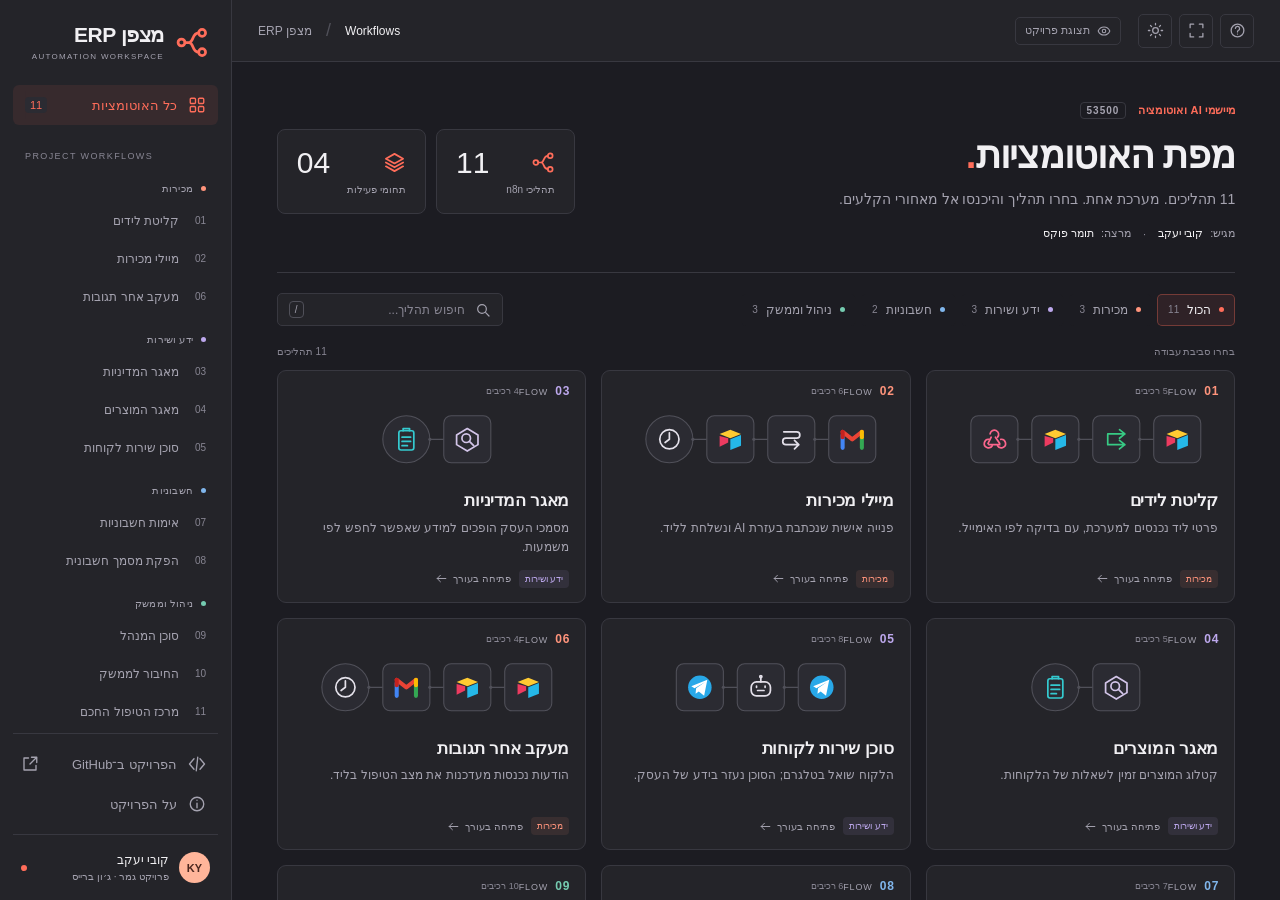
<file: docs/index.html>
<!doctype html>
<html lang="he" dir="rtl">
<head>
<meta charset="utf-8">
<meta name="viewport" content="width=device-width, initial-scale=1">
<meta http-equiv="refresh" content="0; url=./workflows/Kobi_ERP_Workflows.html">
<title>מצפן ERP | מפת האוטומציות</title>
<style>body{margin:0;background:#0c1118;color:#f2f5fa;font:18px/1.7 Arial,sans-serif;min-height:100vh;display:grid;place-items:center;text-align:center}main{padding:32px}a{color:#7ddfc9}a:focus-visible{outline:2px solid currentColor;outline-offset:6px}</style>
<script>window.location.replace('./workflows/Kobi_ERP_Workflows.html' + window.location.search + window.location.hash);</script>
</head>
<body><main><h1>מצפן ERP</h1><p>פותחים את מפת 11 האוטומציות...</p><p><a href="./workflows/Kobi_ERP_Workflows.html">פתיחת הממשק האינטראקטיבי</a></p></main></body>
</html>
</file>
<file: docs/workflows/experience.css>
:root{color-scheme:dark;--bg:#1c1c22;--panel:#242429;--panel2:#2b2b32;--canvas:#1c1c22;--line:#383840;--line2:#505059;--text:#f1f0f3;--muted:#a5a3b0;--faint:#888693;--orange:#ff6d5a;--orange-soft:#ff6d5a16;--grid:#47474e;--green:#53c38e;--shadow:0 15px 50px #0005;--side:232px;--sales:#ff947c;--knowledge:#bda8ed;--documents:#80b6ec;--management:#75cbb0}
:root[data-theme=light]{color-scheme:light;--bg:#f7f7f9;--panel:#fff;--panel2:#eeeef2;--canvas:#f7f7fa;--line:#dddde4;--line2:#a5a5b1;--text:#282631;--muted:#666270;--faint:#777382;--orange:#d14a36;--orange-soft:#ff6d5a12;--grid:#c6c6d1;--green:#208458;--shadow:0 15px 50px #14112c1a;--sales:#b74e31;--knowledge:#7951b8;--documents:#256daf;--management:#257858}
*{box-sizing:border-box}html,body{margin:0;height:100%;font-family:Arial,"Segoe UI",sans-serif;background:var(--bg);color:var(--text);font-size:14px}body{overflow:hidden}button,input,a{touch-action:manipulation}button,input{font:inherit}button,a{color:inherit}button{cursor:pointer}button{border:none;background:none}a{text-decoration:none}button:disabled{opacity:.35;cursor:not-allowed}button:focus-visible,a:focus-visible,input:focus-visible,[tabindex]:focus-visible{outline:2px solid var(--orange);outline-offset:4px}button svg{pointer-events:none}button,input{-webkit-tap-highlight-color:transparent}svg.icon{width:20px;height:20px;display:block;fill:none;stroke:currentColor;stroke-width:1.8;stroke-linecap:round;stroke-linejoin:round;flex-shrink:0}h1,h2,h3,p{margin:0}bdi{unicode-bidi:isolate}[hidden]{display:none!important}::selection{background:#ff6d5a44}*{scrollbar-width:thin;scrollbar-color:var(--line2) transparent}.skip{position:fixed;top:-60px;right:20px;background:var(--orange);color:white;padding:12px;z-index:100}.skip:focus{top:10px}.app{display:grid;grid-template-columns:var(--side) minmax(0,1fr);height:100dvh;direction:ltr}.sidebar{display:flex;flex-direction:column;background:var(--panel);border-right:1px solid var(--line);padding:0 13px;overflow:hidden;direction:rtl;z-index:35}.brand{display:flex;gap:10px;align-items:center;padding:23px 8px 24px;font-size:21px;letter-spacing:-.5px;font-weight:700}.brand small{display:block;font-size:8px;letter-spacing:1.3px;color:var(--muted);margin-top:5px;font-weight:500}.brand-mark{color:var(--orange);display:grid;place-items:center;width:36px;height:36px;direction:ltr}.brand-mark .icon{width:33px;height:33px;stroke-width:2}.side-nav{display:flex;align-items:center;gap:11px;min-height:40px;padding:8px 12px;width:100%;border-radius:6px;color:var(--muted);text-align:right;font-size:13px;flex-shrink:0}.side-nav:hover,.nav-flow:hover{background:var(--panel2);color:var(--text)}.side-nav.selected{background:var(--orange-soft);color:var(--orange)}.side-nav .icon{height:18px;width:18px}.side-nav .count{margin-right:auto;font-size:11px;font-variant-numeric:tabular-nums;background:var(--panel2);padding:2px 5px;border-radius:4px}.side-nav>.icon:last-child:not(:first-child),.side-nav>span:last-child[data-icon]{margin-right:auto;width:14px}.side-label{font-size:9px;letter-spacing:1.4px;color:var(--faint);padding:26px 12px 4px;direction:ltr}.nav-group-name{display:flex;gap:8px;align-items:center;color:var(--muted);font-size:10px;letter-spacing:.2px;padding:18px 12px 8px}.nav-group-name .group-dot{background:var(--cat);height:5px;width:5px;border-radius:50%}#flow-nav{overflow:auto;flex:1;padding-bottom:15px}.nav-flow{display:flex;gap:10px;align-items:center;text-align:right;min-height:38px;padding:8px 12px;border-radius:6px;width:100%;font-size:12px;color:var(--muted);line-height:1.4}.nav-flow .nav-num{color:var(--faint);font-size:10px;direction:ltr;min-width:17px;font-variant-numeric:tabular-nums}.nav-flow.selected{background:var(--orange-soft);color:var(--text);box-shadow:inset -2px 0 var(--orange)}.nav-flow.selected .nav-num{color:var(--orange)}.sidebar-bottom{border-top:1px solid var(--line);padding:10px 0 0;background:var(--panel)}.profile{display:flex;gap:10px;align-items:center;border-top:1px solid var(--line);margin-top:10px;padding:17px 8px;font-size:12px}.avatar{height:31px;width:31px;display:grid;place-items:center;background:#ffb59a;color:#4a261e;border-radius:50%;font-size:11px;font-weight:bold}.profile small{display:block;font-size:10px;color:var(--muted);margin-top:4px}.profile-dot{width:6px;height:6px;background:var(--orange);border-radius:50%;margin-right:auto}.workspace{display:flex;flex-direction:column;min-width:0;overflow:hidden}.topbar{height:62px;border-bottom:1px solid var(--line);background:var(--panel);display:flex;align-items:center;justify-content:space-between;gap:12px;padding:0 26px;flex-shrink:0;direction:ltr}.breadcrumb{display:flex;align-items:center;gap:14px;min-width:0;font-size:12px}.crumb-project{white-space:nowrap;color:var(--muted);direction:rtl}.slash{color:var(--line2);font-size:18px}#breadcrumb-title{white-space:nowrap;overflow:hidden;text-overflow:ellipsis;font-size:12px;font-weight:500}.top-actions{display:flex;gap:7px;align-items:center;flex-shrink:0}.readonly{font-size:11px;display:flex;align-items:center;gap:7px;border:1px solid var(--line);border-radius:5px;padding:6px 9px;color:var(--muted);direction:rtl;margin-right:10px}.readonly .icon{height:14px;width:14px}.icon-btn{width:34px;height:34px;border:1px solid var(--line);border-radius:5px;display:grid;place-items:center;background:var(--panel);color:var(--muted);flex-shrink:0}.icon-btn:hover{background:var(--panel2);color:var(--text);border-color:var(--line2)}.icon-btn .icon{height:17px;width:17px}.menu-toggle{display:none}.mobile-only{display:none}#main{flex:1;min-height:0;overflow:hidden;direction:rtl}.overview{height:100%;overflow:auto;padding:40px clamp(24px,3.5vw,65px) 20px;background:var(--bg);background-image:radial-gradient(var(--grid) .55px,transparent .55px);background-size:24px 24px}.overview-header{display:flex;justify-content:space-between;gap:26px;align-items:center;max-width:1540px;margin:auto;padding-bottom:32px}.eyebrow{font-size:11px;font-weight:600;color:var(--orange);letter-spacing:.3px;display:flex;align-items:center;gap:12px}.eyebrow>span{font-size:10px;border:1px solid var(--line);color:var(--muted);border-radius:4px;padding:2px 6px;letter-spacing:1px}.intro h1{font-size:clamp(28px,3vw,40px);letter-spacing:-1px;line-height:1.2;margin:13px 0 10px}.title-dot{color:var(--orange)}.intro p{color:var(--muted);font-size:14px;line-height:1.6}.course-meta{display:flex;gap:7px;align-items:center;font-size:11px;color:var(--muted);margin-top:17px}.course-meta strong{font-weight:400;color:var(--text)}.course-meta>span{padding:0 5px;color:var(--faint)}.stats{display:flex;gap:10px;direction:rtl;flex-shrink:0}.stats>div{background:var(--panel);border:1px solid var(--line);border-radius:8px;display:grid;grid-template-columns:auto auto;column-gap:17px;padding:18px 19px;align-items:center}.stats .icon{color:var(--orange);width:23px;height:23px;grid-row:1/3}.stats strong{font-size:30px;font-weight:500;font-variant-numeric:tabular-nums;line-height:1}.stats small{font-size:10px;color:var(--muted);margin-top:6px}.overview-controls{display:flex;align-items:center;justify-content:space-between;gap:14px;border-top:1px solid var(--line);padding:20px 0;max-width:1540px;margin:auto}.filters{display:flex;flex-wrap:wrap;gap:5px}.filter{display:flex;gap:8px;align-items:center;padding:8px 10px;border-radius:5px;font-size:12px;white-space:nowrap;color:var(--muted);border:1px solid transparent;background:var(--bg)}.filter:hover{background:var(--panel)}.filter[aria-pressed=true]{background:var(--orange-soft);border-color:#ff6d5a55;color:var(--text)}.filter-dot{width:5px;height:5px;border-radius:50%;background:var(--cat)}.filter-count{font-size:10px;color:var(--faint)}.search{display:flex;align-items:center;gap:8px;padding:7px 11px;background:var(--panel);border:1px solid var(--line);border-radius:5px;min-width:210px}.search .icon{height:16px;width:16px;color:var(--muted)}.search input{color:var(--text);background:none;border:0;outline:none!important;width:155px;min-width:0;font-size:12px}.search:focus-within{border-color:var(--orange)}.search input::placeholder{color:var(--faint)}kbd{font-family:inherit;font-size:10px;padding:2px 5px;border:1px solid var(--line2);border-radius:4px;color:var(--muted)}.section-line{max-width:1540px;margin:auto auto 13px;display:flex;justify-content:space-between;font-size:10px;color:var(--faint)}.cards{display:grid;grid-template-columns:repeat(3,minmax(0,1fr));gap:15px;max-width:1540px;margin:auto}.flow-card{text-align:right;background:var(--panel);border:1px solid var(--line);border-radius:9px;min-width:0;padding:0;overflow:hidden;transition:border-color .16s,transform .16s,box-shadow .16s;display:flex;flex-direction:column;position:relative}.flow-card:hover{border-color:#ff8d7d99;box-shadow:0 5px 20px #0002;transform:translateY(-2px)}.flow-card:focus-visible{outline-offset:3px}.card-head{display:flex;justify-content:space-between;align-items:center;padding:13px 15px 0;color:var(--muted);font-size:10px}.card-flow-num{direction:ltr;letter-spacing:.8px;font-size:9px}.card-flow-num b{font-size:12px;color:var(--cat);padding-left:4px}.card-node-count{font-size:9px;color:var(--faint)}.mini-canvas{height:77px;margin:6px 13px 4px;position:relative;overflow:hidden;background-image:radial-gradient(var(--grid) .7px,transparent .7px);background-size:12px 12px;border-radius:5px;display:flex;align-items:center;justify-content:center;direction:ltr}.mini-canvas>svg{width:100%;height:100%;overflow:visible}.mini-wire{fill:none;stroke:var(--line2);stroke-width:1.2}.mini-box{fill:var(--panel2);stroke:var(--line2);stroke-width:1}.card-body{padding:5px 16px 0}.card-title{font-size:17px;letter-spacing:-.2px;line-height:1.3;font-weight:bold}.card-desc{font-size:12px;line-height:1.6;color:var(--muted);margin-top:6px;min-height:38px}.card-foot{display:flex;align-items:center;justify-content:space-between;gap:8px;margin-top:auto;padding:13px 16px 14px}.cat-tag{font-size:9px;color:var(--cat);background:color-mix(in srgb,var(--cat) 9%,transparent);border-radius:4px;padding:4px 6px}.open-flow{font-size:10px;color:var(--muted);display:flex;align-items:center;gap:5px;direction:rtl}.open-flow .icon{width:13px;height:13px}.flow-card:hover .open-flow{color:var(--orange)}.featured-ribbon{font-size:9px;background:var(--orange-soft);color:var(--orange);padding:4px 7px;border-radius:4px}.overview-footer{max-width:1540px;margin:24px auto 0;display:flex;align-items:center;justify-content:space-between;gap:20px;font-size:10px;color:var(--faint);padding-bottom:8px}.overview-footer>span,.overview-footer a{display:flex;align-items:center;gap:6px}.overview-footer .icon{width:12px;height:12px}.tiny-dot{height:5px;width:5px;border-radius:50%;background:var(--orange);display:inline-block;flex-shrink:0}.loading-state,.empty{grid-column:1/-1;padding:65px;text-align:center;color:var(--muted);border:1px dashed var(--line);border-radius:8px;background:var(--panel)}.empty h2{font-size:20px;color:var(--text);margin-bottom:10px}.empty button{margin-top:15px}.loading-copy{padding:20px;font-size:11px;color:var(--muted)}
/* A workspace, not a modal: node positions and ports come from the exported graph. */
.editor{height:100%;display:flex;flex-direction:column}.editor-toolbar{display:flex;align-items:center;justify-content:space-between;gap:16px;padding:17px 25px 14px;background:var(--panel);flex-shrink:0;direction:ltr}.editor-name{display:flex;align-items:center;gap:13px;min-width:0}.flow-number{font-size:12px;color:var(--orange);border:1px solid #ff6d5a44;background:var(--orange-soft);border-radius:6px;width:38px;height:38px;display:grid;place-items:center;flex-shrink:0}.editor-name h1{font-size:18px;font-weight:600;line-height:1.4;direction:rtl;text-align:left;outline:none;max-width:700px}.editor-name h1+span{font-size:10px;color:var(--muted);margin-top:2px;display:block}.editor-actions{display:flex;gap:12px;align-items:center;flex-shrink:0}.view-badge{font-size:10px;color:var(--muted)}.small-btn{font-size:11px;padding:8px 11px;border:1px solid var(--line);background:var(--panel2);border-radius:5px;display:inline-flex;align-items:center;justify-content:center;gap:7px;white-space:nowrap;direction:rtl}.small-btn:hover{border-color:var(--orange);color:var(--orange)}.small-btn .icon{width:14px;height:14px}.editor-tabs-row{display:flex;align-items:center;justify-content:center;padding:0 24px;background:var(--panel);border-bottom:1px solid var(--line);flex-shrink:0;position:relative;height:44px;direction:ltr}.editor-tabs{display:flex;height:100%;gap:4px}.editor-tab{font-size:12px;padding:10px 17px;color:var(--muted);border-bottom:2px solid transparent;display:flex;gap:7px;align-items:center;white-space:nowrap;direction:rtl}.editor-tab:hover{color:var(--text);background:var(--panel2)}.editor-tab.active{color:var(--orange);border-color:var(--orange)}.editor-tab .icon{height:14px;width:14px}.canvas-label{position:absolute;right:25px;font-size:10px;color:var(--faint);direction:rtl}.canvas-pane{flex:1;min-height:0;position:relative;isolation:isolate;overflow:hidden;background:var(--canvas);direction:ltr}.canvas{position:absolute;inset:0;cursor:grab;touch-action:none;overflow:hidden;background-image:radial-gradient(var(--grid) .8px,transparent .8px);background-size:20px 20px;outline:none}.canvas.dragging{cursor:grabbing}.world{position:absolute;top:0;left:0;transform-origin:0 0;will-change:transform}#edges{position:absolute;top:0;left:0;overflow:visible;pointer-events:none}#nodes{position:absolute;top:0;left:0}.wire{stroke:#666670;stroke-width:2;fill:none}.wire.ai{stroke-dasharray:7 6;stroke:#666670}.wire.lit{stroke:var(--green);stroke-width:2.6}.wire.current{stroke:var(--orange);stroke-width:2.6;stroke-dasharray:6 4;animation:dash 1s linear infinite}.port-label{fill:var(--muted);font:10px Arial}.node{position:absolute;display:flex;align-items:center;justify-content:center;background:var(--panel2);border:2px solid #55545c;border-radius:15px;padding:0;color:var(--text);cursor:grab;overflow:visible;outline-offset:7px!important;user-select:none;touch-action:none;transition:border-color .14s,box-shadow .14s}.node:hover{border-color:#96939f;box-shadow:0 0 0 4px #8882}.node.selected{border-color:var(--orange);box-shadow:0 0 0 4px #ff6d5a17}.node.done{border-color:var(--green)}.node.current{border-color:var(--orange);box-shadow:0 0 0 6px #ff6d5a20}.node.round{border-radius:50%}.node.wide{border-radius:14px;gap:18px;padding:18px;justify-content:flex-start}.node-symbol{display:grid;place-items:center;flex-shrink:0;color:var(--node-color);width:46px;height:46px}.node-symbol .icon{width:40px;height:40px;stroke-width:1.6}.node.wide .node-symbol{width:43px;height:43px}.node-wide-name{font-size:17px;font-weight:600;line-height:1.4;text-align:left;max-width:151px;overflow-wrap:break-word}.node-label{position:absolute;top:calc(100% + 12px);left:50%;width:188px;transform:translateX(-50%);text-align:center;pointer-events:none;line-height:1.35;color:var(--text);font-size:15px;font-weight:600;overflow-wrap:break-word}.node-sub{display:block;font-size:11px;color:var(--muted);margin-top:5px;font-weight:400}.node.wide>.node-label{font-size:12px;color:var(--muted);font-weight:400;width:230px}.port{position:absolute;width:12px;height:12px;background:var(--panel2);border:2px solid #72707a;border-radius:50%;transform:translate(-50%,-50%);pointer-events:none}.port.ai-port{width:10px;height:10px;border-radius:0;transform:translate(-50%,-50%) rotate(45deg)}.bolt-marker{position:absolute;left:-28px;top:43%;color:var(--orange)}.bolt-marker .icon{width:19px;height:19px;fill:currentColor;stroke:none}.node-status{position:absolute;right:6px;top:6px;color:var(--green);display:none}.node-status .icon{width:15px;height:15px}.node.done .node-status{display:block}.sticky{position:absolute;background:#ffe79915;border:1px solid #ffe79935;border-radius:6px;color:#e4d4a1;padding:16px 20px;direction:rtl;line-height:1.75;font-size:12px;white-space:pre-wrap;overflow:hidden;pointer-events:none}.sticky::first-line{font-weight:bold}.canvas-note{position:absolute;top:17px;left:20px;display:flex;gap:7px;align-items:center;direction:rtl;color:var(--faint);font-size:10px;pointer-events:none}.canvas-note .icon{width:13px;height:13px}.canvas-controls{position:absolute;bottom:20px;left:20px;display:flex;gap:5px;align-items:center;z-index:2;direction:ltr}.canvas-controls>.icon-btn{box-shadow:0 3px 8px #0002}.canvas-controls>span{font-size:10px;color:var(--faint);padding-left:5px;min-width:40px}.execute-wrap{position:absolute;bottom:18px;left:50%;transform:translateX(-50%);text-align:center;z-index:2}.execute{background:var(--orange);color:#fff;padding:11px 21px;font-size:13px;font-weight:600;border-radius:6px;box-shadow:0 4px 14px #ff6d5a20;display:flex;align-items:center;gap:9px;justify-content:center;margin:auto;white-space:nowrap}.execute:hover{filter:brightness(1.1)}.execute .icon{height:16px;width:16px}.execute-wrap small{display:block;color:var(--muted);font-size:9px;margin-top:9px;white-space:nowrap;direction:rtl}.minimap{width:156px;height:90px;position:absolute;right:19px;bottom:19px;background:var(--panel);border:1px solid var(--line);border-radius:5px;pointer-events:none;opacity:.85;z-index:1}.minimap rect{fill:var(--line2)}.minimap rect.map-agent{fill:#bdabcf}.minimap path{fill:none;stroke:var(--faint);stroke-width:.6}.editor-status{height:38px;border-top:1px solid var(--line);background:var(--panel);display:flex;justify-content:space-between;align-items:center;gap:15px;padding:0 18px;flex-shrink:0;direction:ltr;font-size:10px;color:var(--muted)}.status-left{display:flex;align-items:center;gap:8px;direction:rtl;min-width:0}.status-left #status-text{white-space:nowrap;overflow:hidden;text-overflow:ellipsis;max-width:650px}.flow-pager{display:flex;align-items:center;gap:8px;direction:rtl;flex-shrink:0}.text-btn{font-size:10px;padding:4px;color:var(--muted)}.text-btn:hover{color:var(--orange)}#pager-count{font-size:9px;direction:ltr;color:var(--faint)}
.inspector{position:absolute;right:0;top:0;bottom:0;width:350px;background:var(--panel);border-left:1px solid var(--line);box-shadow:-10px 0 30px #0003;z-index:8;direction:rtl;display:flex;flex-direction:column}.inspector-top{display:flex;gap:10px;align-items:center;padding:18px 15px;direction:ltr;min-height:76px}.inspector-top>span{color:var(--orange)}.inspector-top>span .icon{width:27px;height:27px}.inspector-top>div{min-width:0;flex:1}.inspector-top b{font-size:13px;line-height:1.3;display:block;overflow-wrap:anywhere}.inspector-top small{font-size:10px;color:var(--muted);display:block;margin-top:4px}.inspector-top>.icon-btn{width:27px;height:27px}.inspector-tabs{height:39px;border-bottom:1px solid var(--line);display:flex;gap:25px;align-items:stretch;padding:0 18px;direction:ltr;color:var(--muted);font-size:11px}.inspector-tabs>span{display:flex;align-items:center}.inspector-tabs .active{color:var(--orange);border-bottom:2px solid var(--orange)}.inspector-scroll{overflow:auto;padding:20px 18px}.inspector-scroll>p{font-size:12px;line-height:1.8;color:var(--muted);padding-bottom:18px;border-bottom:1px solid var(--line);margin-bottom:18px}.param{margin-bottom:18px}.param>label{font-size:11px;color:var(--muted);display:block;margin-bottom:7px;direction:ltr;text-align:left}.param pre{background:var(--bg);border:1px solid var(--line);border-radius:5px;white-space:pre-wrap;overflow-wrap:anywhere;direction:ltr;text-align:left;font:11px/1.8 Consolas,monospace;margin:0;padding:10px;max-height:200px;overflow:auto}.param pre.is-expression{border-left:2px solid #a68ed8;color:#cfc0e7}.param .chip{font-size:9px;color:var(--orange);float:right}.canvas-pane:has(.inspector:not([hidden])) .minimap{right:369px}.canvas-pane:has(.inspector:not([hidden])) .execute-wrap{left:calc(50% - 175px)}
.content-pane{flex:1;min-height:0;overflow:auto;padding:32px;background:var(--bg)}.story-content{max-width:860px;margin:auto}.story-hero{display:flex;gap:12px;margin-bottom:22px}.story-meta{background:var(--panel);border:1px solid var(--line);border-radius:8px;padding:18px;flex:1;line-height:1.6}.story-meta small{display:flex;gap:7px;align-items:center;color:var(--muted);font-size:11px;margin-bottom:7px}.story-meta small .icon{width:15px;height:15px;color:var(--orange)}.story-meta strong{font-size:14px}.story-steps{position:relative}.story-step{display:flex;gap:14px;align-items:flex-start;padding:13px 0;position:relative}.story-step:before{content:"";position:absolute;right:16px;top:46px;bottom:-12px;width:1px;background:var(--line)}.story-step:last-child:before{display:none}.step-index{background:var(--panel);color:var(--orange);border:1px solid var(--line);width:33px;height:33px;border-radius:7px;display:grid;place-items:center;font-size:10px;flex-shrink:0}.story-step strong{display:block;font-size:14px;margin-top:4px}.story-step p{margin-top:7px;color:var(--muted);font-size:13px;line-height:1.8}.story-note{display:flex;gap:10px;margin-top:22px;font-size:12px;color:var(--muted);line-height:1.8;padding:17px;border:1px solid #ff6d5a33;border-radius:7px;background:var(--orange-soft)}.story-note .icon{color:var(--orange);width:17px;height:17px;flex-shrink:0;margin-top:2px}.story-disclaimer{font-size:10px;color:var(--faint);margin-top:18px}.shot-content{max-width:1200px;margin:auto}.shot-head{display:flex;align-items:center;justify-content:space-between;gap:15px;margin-bottom:20px}.shot-head h2{font-size:20px}.shot-head p{color:var(--muted);font-size:12px;margin-top:8px;line-height:1.7}.screenshot-button{display:block;width:100%;padding:15px;background:#151515;border:1px solid var(--line);border-radius:9px;cursor:zoom-in}.screenshot-button img{display:block;width:100%;height:auto;max-height:550px;object-fit:contain}.shot-foot{font-size:11px;color:var(--faint);text-align:center;margin-top:13px}.json-toolbar{display:flex;justify-content:space-between;gap:16px;align-items:center;margin-bottom:15px;color:var(--muted);font-size:12px}.json-pane pre{background:var(--panel);border:1px solid var(--line);border-radius:7px;direction:ltr;text-align:left;font:12px/1.7 Consolas,monospace;padding:22px;white-space:pre;overflow:auto;tab-size:2;color:var(--text)}.json-key{color:#f39b85}.json-string{color:#a7d6b3}.json-bool{color:#bda8ed}.json-number{color:#83b9e9}dialog{color:var(--text);background:var(--panel);border:1px solid var(--line);border-radius:12px;box-shadow:var(--shadow);padding:32px}dialog::backdrop{background:#08070bc9;backdrop-filter:blur(4px)}.about-dialog{max-width:560px;width:calc(100% - 30px);line-height:1.9}.dialog-close{position:absolute;top:14px;left:14px}.about-mark{color:var(--orange);margin-bottom:22px}.about-mark .icon{width:40px;height:40px}.about-dialog h2{font-size:26px;margin:12px 0}.about-dialog p{font-size:13px;color:var(--muted);margin-bottom:15px}.about-dialog p strong{color:var(--text)}.about-course{border-top:1px solid var(--line);border-bottom:1px solid var(--line);padding:16px 0;margin:20px 0}.about-course>*{display:block;font-size:12px}.about-course span{color:var(--muted)}.shortcuts{display:flex;gap:18px;flex-wrap:wrap;font-size:11px;color:var(--muted);margin-bottom:25px}.shortcuts kbd{margin-left:5px}.image-dialog{padding:0;width:calc(100vw - 32px);max-width:1800px;height:calc(100dvh - 32px);max-height:100dvh;overflow:hidden;direction:ltr}.image-toolbar{display:flex;align-items:center;gap:8px;padding:10px 14px;border-bottom:1px solid var(--line);height:56px}.image-toolbar>span{flex:1;font-size:12px;direction:rtl;text-align:left;color:var(--muted)}.image-scroll{height:calc(100% - 56px);width:100%;overflow:auto;padding:18px;display:block}.image-scroll img{display:block;max-width:none;margin:0 auto;object-fit:contain}.toast{position:fixed;bottom:55px;left:50%;transform:translateX(-50%);z-index:100;background:var(--panel2);color:var(--text);border:1px solid var(--line2);border-radius:6px;box-shadow:var(--shadow);padding:12px 20px;max-width:calc(100% - 30px);font-size:12px;direction:rtl;text-align:center}.nojs{position:fixed;inset:100px 20%;background:var(--panel);z-index:50;padding:30px}.nojs a{color:var(--orange)}@keyframes dash{to{stroke-dashoffset:-20}}@media(min-width:1660px){.cards{grid-template-columns:repeat(4,minmax(0,1fr))}.card-title{font-size:18px}.mini-canvas{height:83px}}
@media(max-width:1250px){:root{--side:204px}.overview{padding:28px 23px}.overview-header{gap:15px}.stats>div{padding:15px 13px;column-gap:10px}.stats strong{font-size:26px}.stats .icon{height:19px;width:19px}.canvas-label{display:none}.filter{padding:8px 7px;font-size:11px}.search{min-width:175px}.search input{width:125px}.card-title{font-size:15px}.card-desc{font-size:11px}.editor-name h1{font-size:16px}.status-left #status-text{max-width:350px}.minimap{width:120px;height:70px}}
@media(max-width:1000px){:root{--side:190px}.overview-header{align-items:flex-start}.stats{display:none}.cards{grid-template-columns:repeat(2,minmax(0,1fr))}.overview-controls{flex-wrap:wrap}.search{width:100%}.search input{flex:1;width:auto}.editor-actions .view-badge{display:none}.editor-toolbar{padding:14px 17px}.editor-tab{padding:10px 12px;font-size:11px}.status-left #status-text{max-width:230px}.minimap{display:none}.inspector{width:310px}.canvas-pane:has(.inspector:not([hidden])) .execute-wrap{left:calc(50% - 120px)}.execute-wrap small{max-width:170px;white-space:normal}.canvas-note{max-width:230px;line-height:1.6}.execute-wrap{bottom:65px}.content-pane{padding:23px}.overview-footer{align-items:flex-start}}
@media(max-width:740px){.app{display:block}.sidebar{position:fixed;left:0;top:0;bottom:0;width:240px;transform:translateX(-100%);transition:transform .2s;box-shadow:none}.sidebar.open{transform:none;box-shadow:20px 0 80px #0008}.workspace{height:100dvh}.menu-toggle{display:grid}.topbar{padding:0 12px;height:53px}.breadcrumb{gap:8px}.crumb-project{display:none}.slash{display:none}.readonly{font-size:10px;padding:5px 7px;margin-right:0}.top-actions{gap:5px}#fullscreen-btn{display:none}.top-actions .icon-btn{width:29px;height:29px}.intro h1{font-size:30px}.overview{padding:26px 18px 15px}.overview-header{padding-bottom:22px}.filters{gap:1px}.filter{font-size:11px;padding:7px}.cards{gap:10px}.card-head{padding:11px 11px 0}.card-body{padding:5px 11px 0}.card-title{font-size:15px}.card-desc{font-size:11px;min-height:51px}.card-foot{padding:12px 11px}.cat-tag{font-size:9px}.open-flow{font-size:0;gap:0}.open-flow .icon{width:17px;height:17px}.mini-canvas{height:63px;margin:5px 8px}.card-node-count{display:none}.course-meta{font-size:10px}.overview-footer{display:block;font-size:9px}.overview-footer>a{margin-top:14px}.editor-toolbar{padding:14px 13px;gap:7px}.editor-name{gap:9px}.editor-name h1{font-size:16px}.editor-name h1+span{font-size:9px}.flow-number{width:30px;height:30px;font-size:10px}.editor-actions .small-btn{font-size:0;padding:8px}.editor-actions .small-btn .icon{width:16px;height:16px}.editor-tabs-row{padding:0 7px;justify-content:flex-start;overflow-x:auto;height:43px}.editor-tab{padding:10px 11px;font-size:11px}.canvas-note{font-size:9px;left:13px;top:12px;max-width:230px}.canvas-controls{left:13px;bottom:14px;gap:4px}.canvas-controls .icon-btn{width:30px;height:30px}.execute-wrap{left:auto;right:13px;transform:none;bottom:14px}.execute{padding:10px 13px;font-size:11px}.execute-wrap small{font-size:8px;max-width:140px;line-height:1.4;margin-top:6px}.editor-status{height:48px;padding:0 12px;gap:8px;flex-wrap:wrap;justify-content:center}.status-left{width:100%;justify-content:center;padding-top:6px;font-size:9px}.status-left #status-text{max-width:calc(100vw - 50px)}.flow-pager{padding-bottom:5px;font-size:9px}.flow-pager button{font-size:9px}.inspector{width:min(350px,100%)}.canvas-pane:has(.inspector:not([hidden])) .execute-wrap{display:none}.story-hero{display:block}.story-meta{margin-bottom:10px}.content-pane{padding:19px}.shot-head{display:block}.shot-head .small-btn{margin-top:14px}.shot-head h2{font-size:18px}.json-toolbar{align-items:flex-start;font-size:11px;line-height:1.7}.json-toolbar p{max-width:200px}.json-pane pre{font-size:10px;padding:13px}.image-dialog{height:calc(100dvh - 20px);width:calc(100vw - 16px)}.about-dialog{padding:25px}.shortcuts{gap:10px}.loading-state,.empty{padding:35px 15px}.mobile-only{display:block}}
@media(prefers-reduced-motion:reduce){*{animation:none!important;transition:none!important;scroll-behavior:auto!important}}
</file>
